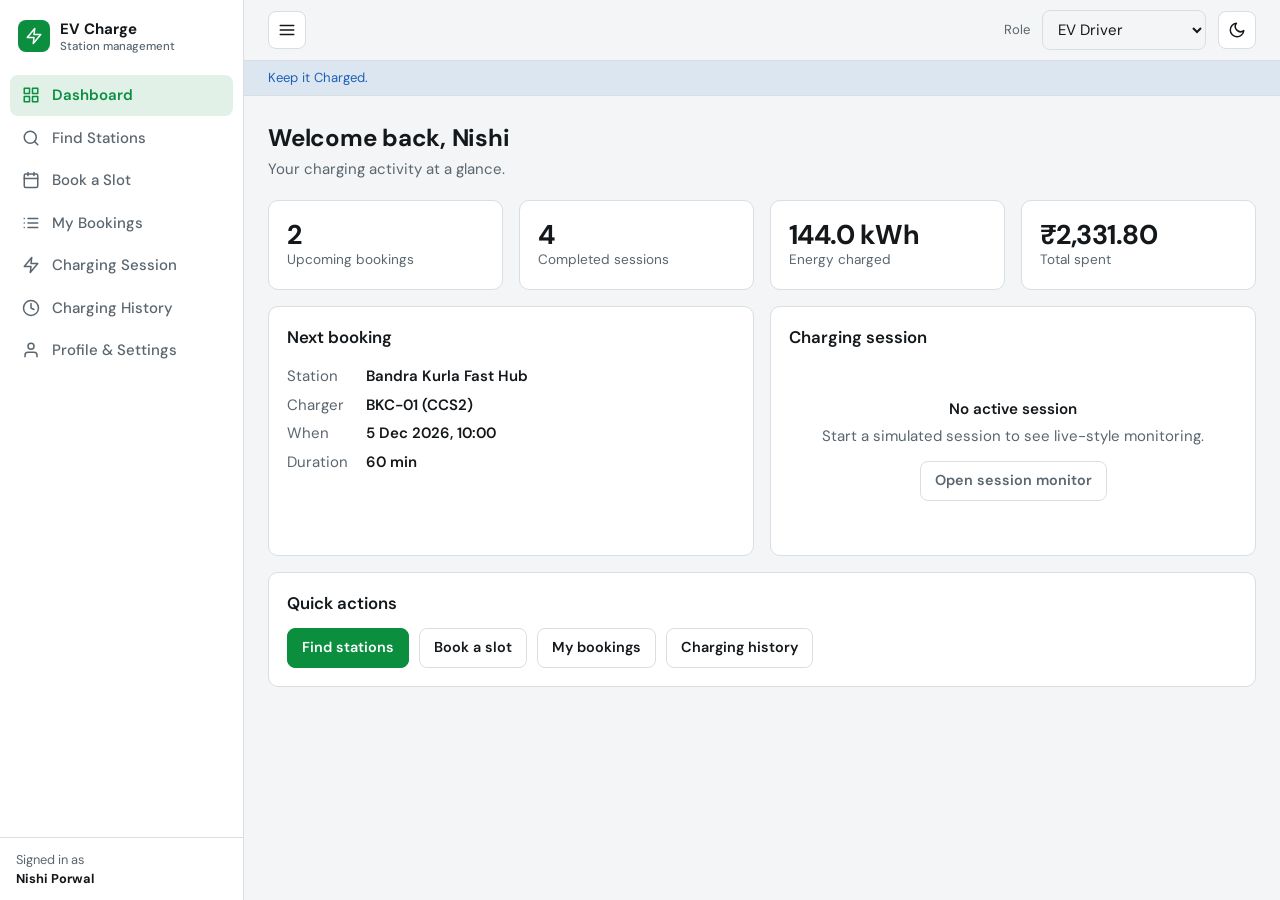
<file: index.html>
iw nat <!DOCTYPE html>
<html lang="en">
<head>
<meta charset="utf-8">
<title>EV Charge</title>
<script>
try{var s=JSON.parse(sessionStorage.getItem("ev-demo-state-v1")||"null");var r=s&&s.role?s.role:"user";
location.replace({user:"dashboard.html",operator:"operator-dashboard.html",admin:"admin-dashboard.html"}[r]||"dashboard.html");}
catch(e){location.replace("dashboard.html");}
</script>
</head>
<body><a href="dashboard.html">Open the app</a></body>
</html>
</file>
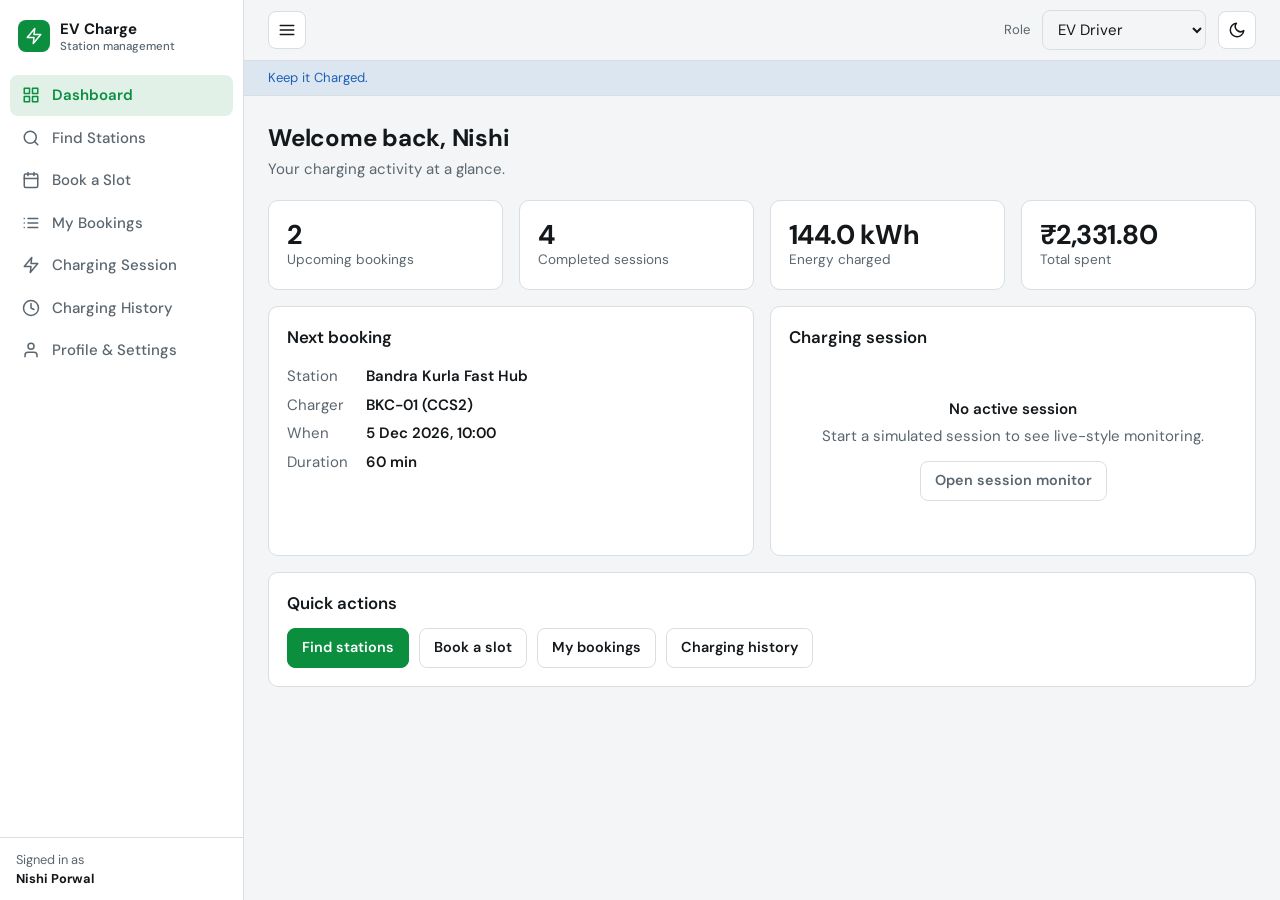
<file: admin-dashboard.html>
<!DOCTYPE html>
<html lang="en">
<head>
<meta charset="utf-8">
<meta name="viewport" content="width=device-width, initial-scale=1, viewport-fit=cover">
<title>Admin Dashboard | EV Charge</title>
<link rel="preconnect" href="https://fonts.googleapis.com">
<link rel="preconnect" href="https://fonts.gstatic.com" crossorigin>
<link href="https://fonts.googleapis.com/css2?family=DM+Sans:wght@400;500;600;700&display=swap" rel="stylesheet">
<link rel="stylesheet" href="base.css">
<link rel="stylesheet" href="layout.css">
<link rel="stylesheet" href="components.css">
<script>try{var t=localStorage.getItem("ev-theme");if(t&&t!=="auto")document.documentElement.setAttribute("data-theme",t)}catch(e){}</script>
</head>
<body data-roles="admin" data-nav="admin-dashboard.html">
<div class="app">
  <aside class="sidebar" id="sidebar" aria-label="Main navigation">
    <div class="brand"><span class="logo"><svg class="icon" viewBox="0 0 24 24"><path d="M13 2L3 14h9l-1 8 10-12h-9z"/></svg></span><span>EV Charge<small>Station management</small></span></div>
    <nav class="nav" id="nav"></nav>
    <div class="side-foot" id="sideFoot"></div>
  </aside>
  <div class="scrim" id="scrim"></div>
  <div class="main">
    <header class="topbar">
      <button class="btn icon-btn menu-btn" id="menuBtn" aria-label="Open navigation"></button>
      <div class="spacer"></div>
      <label class="row role-lbl muted" for="roleSel" style="font-size:.82rem">Role</label>
      <select class="input ctl" id="roleSel" style="width:auto;min-width:130px" aria-label="Demo role">
        <option value="user">EV Driver</option><option value="operator">Station Operator</option><option value="admin">Admin</option>
      </select>
      <button class="btn icon-btn" id="themeBtn" aria-label="Toggle dark and light mode"></button>
    </header>
    <div class="demo-banner">Keep it Charged.</div>
    <main class="content" id="view"></main>
  </div>
</div>
<div class="toast-wrap" id="toasts" aria-live="polite"></div>
<dialog id="dlg"></dialog>
<script src="common.js"></script>
<script src="admin-dashboard.js"></script>
</body>
</html>
</file>
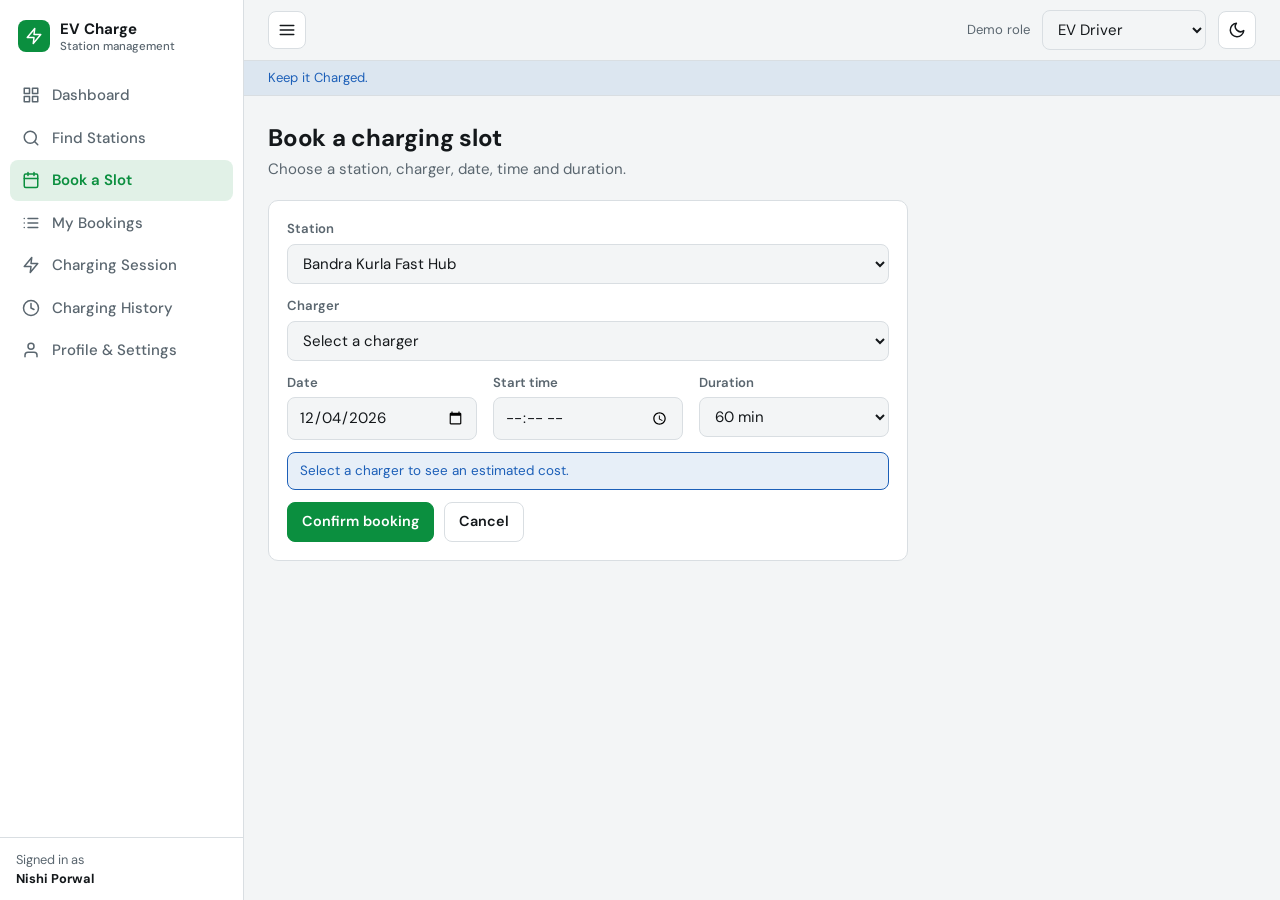
<file: book.html>
<!DOCTYPE html>
<html lang="en">
<head>
<meta charset="utf-8">
<meta name="viewport" content="width=device-width, initial-scale=1, viewport-fit=cover">
<title>Book a Slot | EV Charge</title>
<link rel="preconnect" href="https://fonts.googleapis.com">
<link rel="preconnect" href="https://fonts.gstatic.com" crossorigin>
<link href="https://fonts.googleapis.com/css2?family=DM+Sans:wght@400;500;600;700&display=swap" rel="stylesheet">
<link rel="stylesheet" href="base.css">
<link rel="stylesheet" href="layout.css">
<link rel="stylesheet" href="components.css">
<script>try{var t=localStorage.getItem("ev-theme");if(t&&t!=="auto")document.documentElement.setAttribute("data-theme",t)}catch(e){}</script>
</head>
<body data-roles="user" data-nav="book.html">
<div class="app">
  <aside class="sidebar" id="sidebar" aria-label="Main navigation">
    <div class="brand"><span class="logo"><svg class="icon" viewBox="0 0 24 24"><path d="M13 2L3 14h9l-1 8 10-12h-9z"/></svg></span><span>EV Charge<small>Station management</small></span></div>
    <nav class="nav" id="nav"></nav>
    <div class="side-foot" id="sideFoot"></div>
  </aside>
  <div class="scrim" id="scrim"></div>
  <div class="main">
    <header class="topbar">
      <button class="btn icon-btn menu-btn" id="menuBtn" aria-label="Open navigation"></button>
      <div class="spacer"></div>
      <label class="row role-lbl muted" for="roleSel" style="font-size:.82rem">Demo role</label>
      <select class="input ctl" id="roleSel" style="width:auto;min-width:130px" aria-label="Role">
        <option value="user">EV Driver</option><option value="operator">Station Operator</option><option value="admin">Admin</option>
      </select>
      <button class="btn icon-btn" id="themeBtn" aria-label="Toggle dark and light mode"></button>
    </header>
    <div class="demo-banner">Keep it Charged.</div>
    <main class="content" id="view"></main>
  </div>
</div>
<div class="toast-wrap" id="toasts" aria-live="polite"></div>
<dialog id="dlg"></dialog>
<script src="common.js"></script>
<script src="book.js"></script>
</body>
</html>
</file>
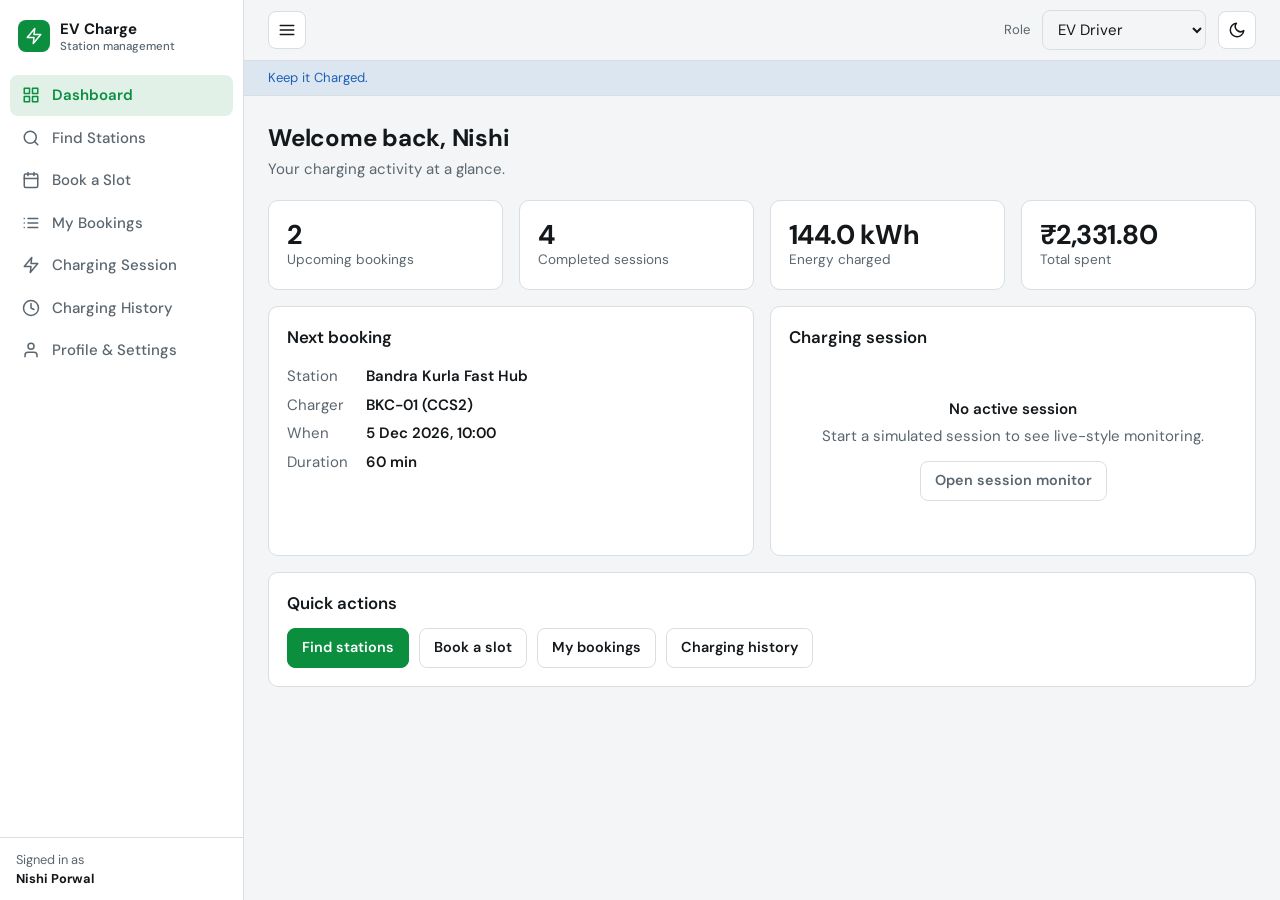
<file: dashboard.html>
<!DOCTYPE html>
<html lang="en">
<head>
<meta charset="utf-8">
<meta name="viewport" content="width=device-width, initial-scale=1, viewport-fit=cover">
<title>Dashboard | EV Charge</title>
<link rel="preconnect" href="https://fonts.googleapis.com">
<link rel="preconnect" href="https://fonts.gstatic.com" crossorigin>
<link href="https://fonts.googleapis.com/css2?family=DM+Sans:wght@400;500;600;700&display=swap" rel="stylesheet">
<link rel="stylesheet" href="base.css">
<link rel="stylesheet" href="layout.css">
<link rel="stylesheet" href="components.css">
<script>try{var t=localStorage.getItem("ev-theme");if(t&&t!=="auto")document.documentElement.setAttribute("data-theme",t)}catch(e){}</script>
</head>
<body data-roles="user" data-nav="dashboard.html">
<div class="app">
  <aside class="sidebar" id="sidebar" aria-label="Main navigation">
    <div class="brand"><span class="logo"><svg class="icon" viewBox="0 0 24 24"><path d="M13 2L3 14h9l-1 8 10-12h-9z"/></svg></span><span>EV Charge<small>Station management</small></span></div>
    <nav class="nav" id="nav"></nav>
    <div class="side-foot" id="sideFoot"></div>
  </aside>
  <div class="scrim" id="scrim"></div>
  <div class="main">
    <header class="topbar">
      <button class="btn icon-btn menu-btn" id="menuBtn" aria-label="Open navigation"></button>
      <div class="spacer"></div>
      <label class="row role-lbl muted" for="roleSel" style="font-size:.82rem">Role</label>
      <select class="input ctl" id="roleSel" style="width:auto;min-width:130px" aria-label="Demo role">
        <option value="user">EV Driver</option><option value="operator">Station Operator</option><option value="admin">Admin</option>
      </select>
      <button class="btn icon-btn" id="themeBtn" aria-label="Toggle dark and light mode"></button>
    </header>
    <div class="demo-banner">Keep it Charged.</div>
    <main class="content" id="view"></main>
  </div>
</div>
<div class="toast-wrap" id="toasts" aria-live="polite"></div>
<dialog id="dlg"></dialog>
<script src="common.js"></script>
<script src="dashboard.js"></script>
</body>
</html>
</file>
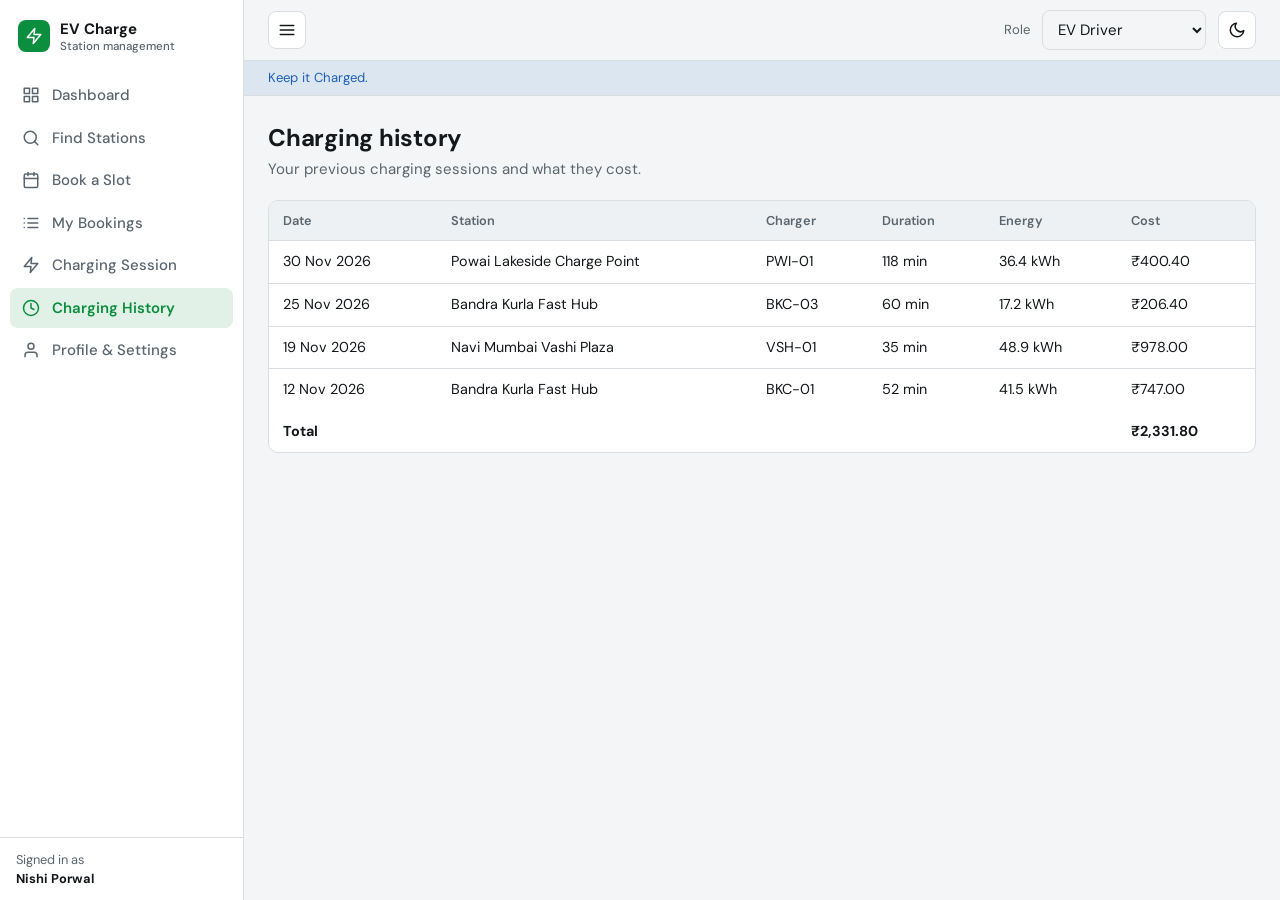
<file: history.html>
<!DOCTYPE html>
<html lang="en">
<head>
<meta charset="utf-8">
<meta name="viewport" content="width=device-width, initial-scale=1, viewport-fit=cover">
<title>Charging History | EV Charge</title>
<link rel="preconnect" href="https://fonts.googleapis.com">
<link rel="preconnect" href="https://fonts.gstatic.com" crossorigin>
<link href="https://fonts.googleapis.com/css2?family=DM+Sans:wght@400;500;600;700&display=swap" rel="stylesheet">
<link rel="stylesheet" href="base.css">
<link rel="stylesheet" href="layout.css">
<link rel="stylesheet" href="components.css">
<script>try{var t=localStorage.getItem("ev-theme");if(t&&t!=="auto")document.documentElement.setAttribute("data-theme",t)}catch(e){}</script>
</head>
<body data-roles="user" data-nav="history.html">
<div class="app">
  <aside class="sidebar" id="sidebar" aria-label="Main navigation">
    <div class="brand"><span class="logo"><svg class="icon" viewBox="0 0 24 24"><path d="M13 2L3 14h9l-1 8 10-12h-9z"/></svg></span><span>EV Charge<small>Station management</small></span></div>
    <nav class="nav" id="nav"></nav>
    <div class="side-foot" id="sideFoot"></div>
  </aside>
  <div class="scrim" id="scrim"></div>
  <div class="main">
    <header class="topbar">
      <button class="btn icon-btn menu-btn" id="menuBtn" aria-label="Open navigation"></button>
      <div class="spacer"></div>
      <label class="row role-lbl muted" for="roleSel" style="font-size:.82rem">Role</label>
      <select class="input ctl" id="roleSel" style="width:auto;min-width:130px" aria-label="Demo role">
        <option value="user">EV Driver</option><option value="operator">Station Operator</option><option value="admin">Admin</option>
      </select>
      <button class="btn icon-btn" id="themeBtn" aria-label="Toggle dark and light mode"></button>
    </header>
    <div class="demo-banner">Keep it Charged.</div>
    <main class="content" id="view"></main>
  </div>
</div>
<div class="toast-wrap" id="toasts" aria-live="polite"></div>
<dialog id="dlg"></dialog>
<script src="common.js"></script>
<script src="history.js"></script>
</body>
</html>
</file>
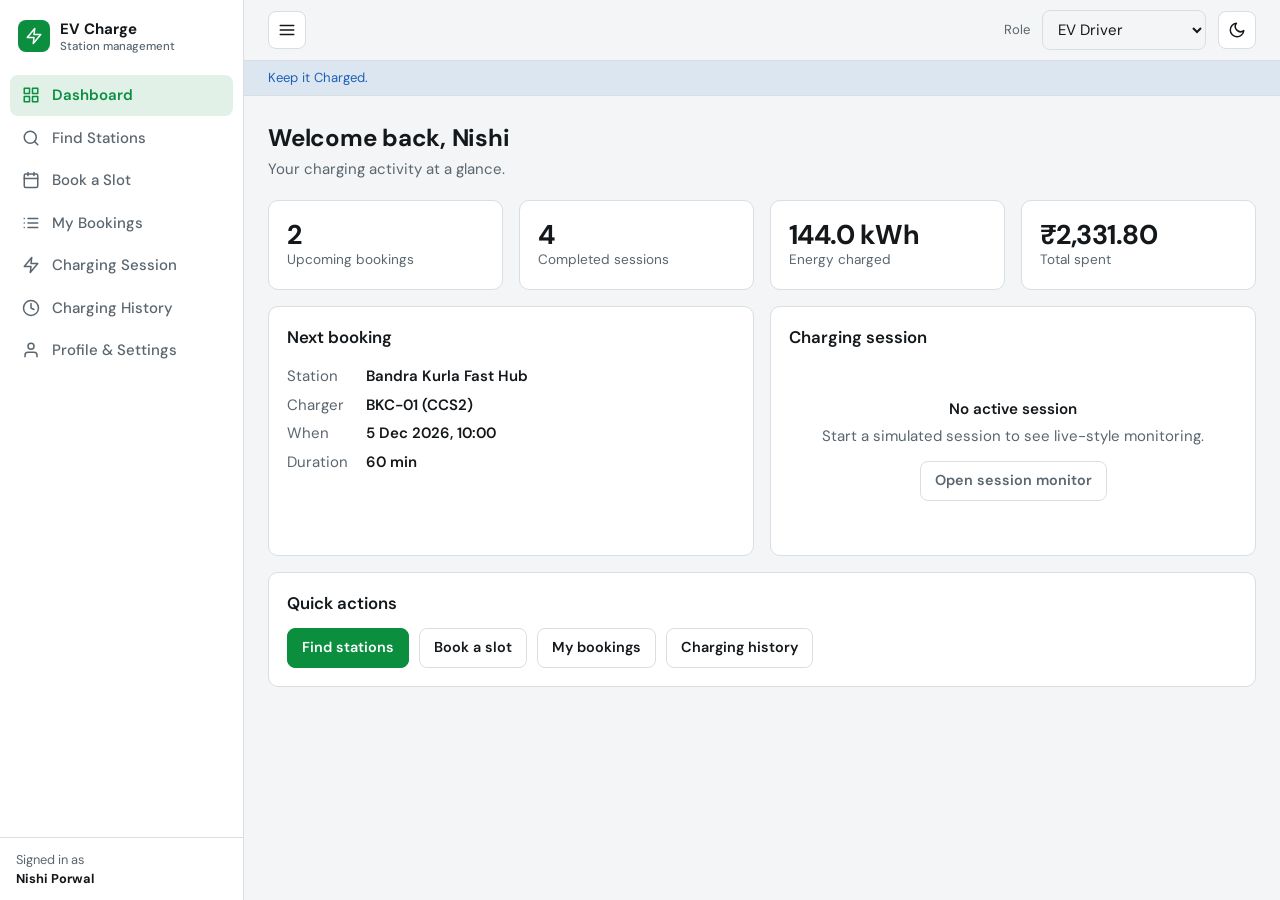
<file: manage.html>
<!DOCTYPE html>
<html lang="en">
<head>
<meta charset="utf-8">
<meta name="viewport" content="width=device-width, initial-scale=1, viewport-fit=cover">
<title>Stations &amp; Chargers | EV Charge</title>
<link rel="preconnect" href="https://fonts.googleapis.com">
<link rel="preconnect" href="https://fonts.gstatic.com" crossorigin>
<link href="https://fonts.googleapis.com/css2?family=DM+Sans:wght@400;500;600;700&display=swap" rel="stylesheet">
<link rel="stylesheet" href="base.css">
<link rel="stylesheet" href="layout.css">
<link rel="stylesheet" href="components.css">
<script>try{var t=localStorage.getItem("ev-theme");if(t&&t!=="auto")document.documentElement.setAttribute("data-theme",t)}catch(e){}</script>
</head>
<body data-roles="operator,admin" data-nav="manage.html">
<div class="app">
  <aside class="sidebar" id="sidebar" aria-label="Main navigation">
    <div class="brand"><span class="logo"><svg class="icon" viewBox="0 0 24 24"><path d="M13 2L3 14h9l-1 8 10-12h-9z"/></svg></span><span>EV Charge<small>Station management</small></span></div>
    <nav class="nav" id="nav"></nav>
    <div class="side-foot" id="sideFoot"></div>
  </aside>
  <div class="scrim" id="scrim"></div>
  <div class="main">
    <header class="topbar">
      <button class="btn icon-btn menu-btn" id="menuBtn" aria-label="Open navigation"></button>
      <div class="spacer"></div>
      <label class="row role-lbl muted" for="roleSel" style="font-size:.82rem">Role</label>
      <select class="input ctl" id="roleSel" style="width:auto;min-width:130px" aria-label="Demo role">
        <option value="user">EV Driver</option><option value="operator">Station Operator</option><option value="admin">Admin</option>
      </select>
      <button class="btn icon-btn" id="themeBtn" aria-label="Toggle dark and light mode"></button>
    </header>
    <div class="demo-banner">Keep it Charged.</div>
    <main class="content" id="view"></main>
  </div>
</div>
<div class="toast-wrap" id="toasts" aria-live="polite"></div>
<dialog id="dlg"></dialog>
<script src="common.js"></script>
<script src="manage.js"></script>
</body>
</html>
</file>
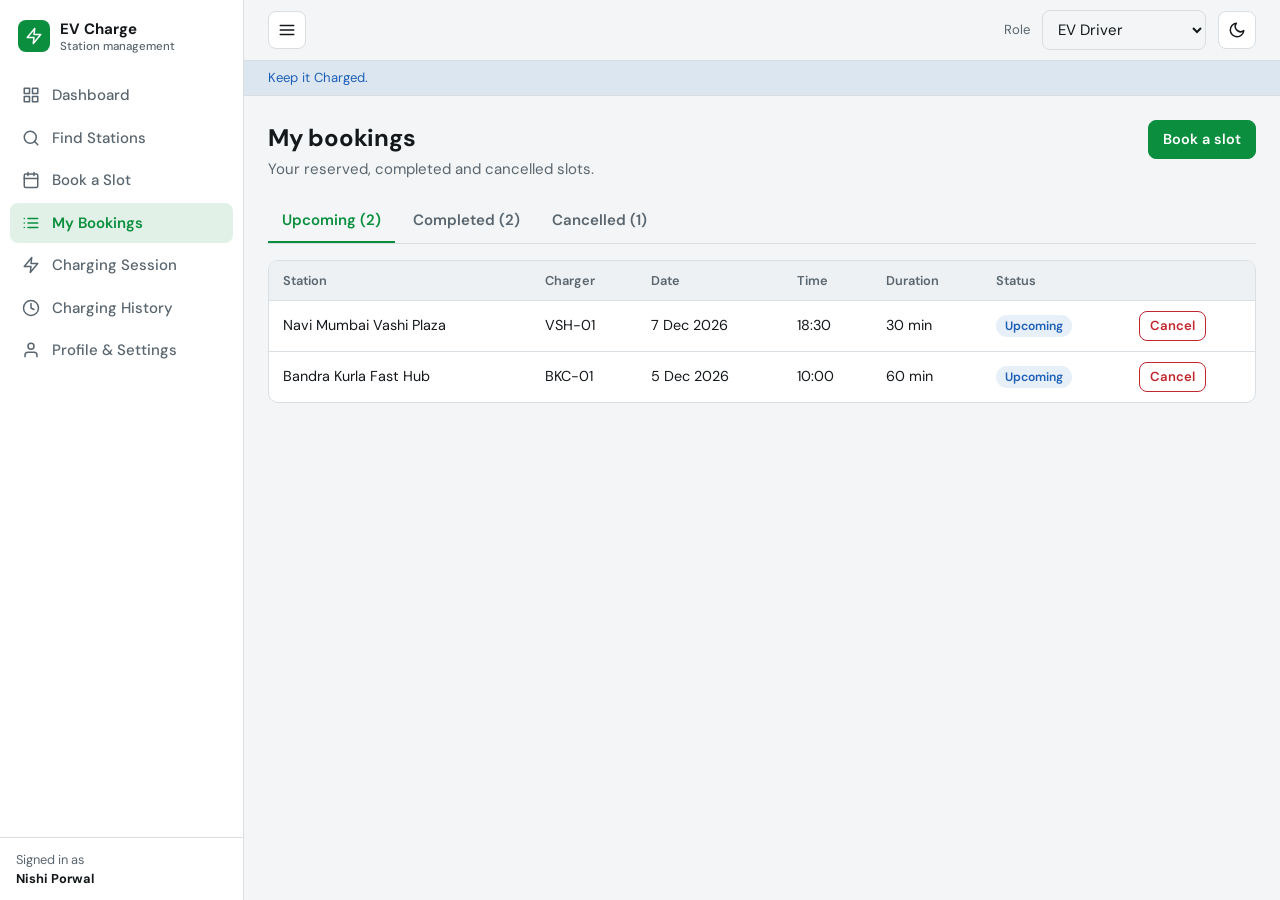
<file: my-bookings.html>
<!DOCTYPE html>
<html lang="en">
<head>
<meta charset="utf-8">
<meta name="viewport" content="width=device-width, initial-scale=1, viewport-fit=cover">
<title>My Bookings | EV Charge</title>
<link rel="preconnect" href="https://fonts.googleapis.com">
<link rel="preconnect" href="https://fonts.gstatic.com" crossorigin>
<link href="https://fonts.googleapis.com/css2?family=DM+Sans:wght@400;500;600;700&display=swap" rel="stylesheet">
<link rel="stylesheet" href="base.css">
<link rel="stylesheet" href="layout.css">
<link rel="stylesheet" href="components.css">
<script>try{var t=localStorage.getItem("ev-theme");if(t&&t!=="auto")document.documentElement.setAttribute("data-theme",t)}catch(e){}</script>
</head>
<body data-roles="user" data-nav="my-bookings.html">
<div class="app">
  <aside class="sidebar" id="sidebar" aria-label="Main navigation">
    <div class="brand"><span class="logo"><svg class="icon" viewBox="0 0 24 24"><path d="M13 2L3 14h9l-1 8 10-12h-9z"/></svg></span><span>EV Charge<small>Station management</small></span></div>
    <nav class="nav" id="nav"></nav>
    <div class="side-foot" id="sideFoot"></div>
  </aside>
  <div class="scrim" id="scrim"></div>
  <div class="main">
    <header class="topbar">
      <button class="btn icon-btn menu-btn" id="menuBtn" aria-label="Open navigation"></button>
      <div class="spacer"></div>
      <label class="row role-lbl muted" for="roleSel" style="font-size:.82rem">Role</label>
      <select class="input ctl" id="roleSel" style="width:auto;min-width:130px" aria-label="Demo role">
        <option value="user">EV Driver</option><option value="operator">Station Operator</option><option value="admin">Admin</option>
      </select>
      <button class="btn icon-btn" id="themeBtn" aria-label="Toggle dark and light mode"></button>
    </header>
    <div class="demo-banner">Keep it Charged.</div>
    <main class="content" id="view"></main>
  </div>
</div>
<div class="toast-wrap" id="toasts" aria-live="polite"></div>
<dialog id="dlg"></dialog>
<script src="common.js"></script>
<script src="my-bookings.js"></script>
</body>
</html>
</file>
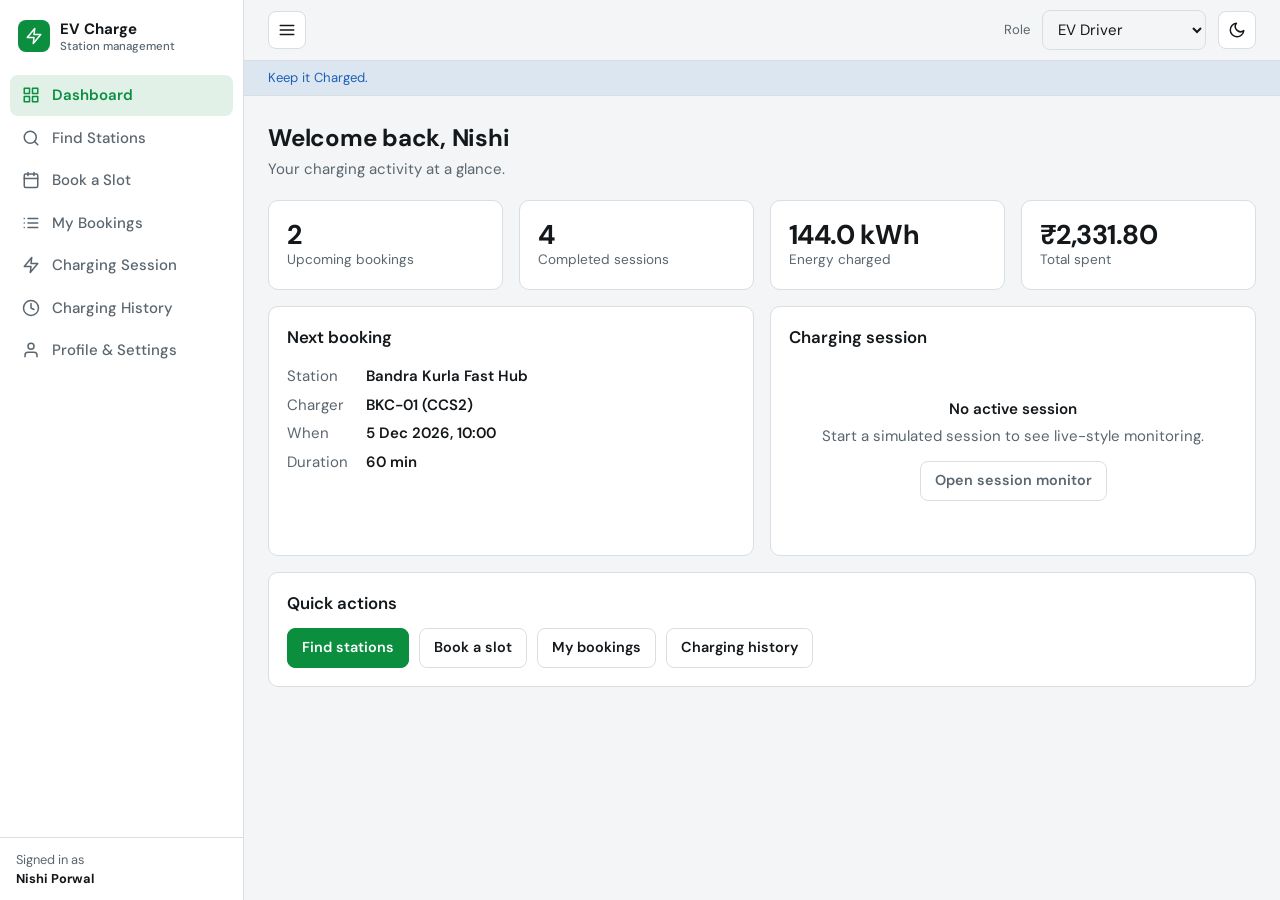
<file: operator-dashboard.html>
<!DOCTYPE html>
<html lang="en">
<head>
<meta charset="utf-8">
<meta name="viewport" content="width=device-width, initial-scale=1, viewport-fit=cover">
<title>Operator Dashboard | EV Charge</title>
<link rel="preconnect" href="https://fonts.googleapis.com">
<link rel="preconnect" href="https://fonts.gstatic.com" crossorigin>
<link href="https://fonts.googleapis.com/css2?family=DM+Sans:wght@400;500;600;700&display=swap" rel="stylesheet">
<link rel="stylesheet" href="base.css">
<link rel="stylesheet" href="layout.css">
<link rel="stylesheet" href="components.css">
<script>try{var t=localStorage.getItem("ev-theme");if(t&&t!=="auto")document.documentElement.setAttribute("data-theme",t)}catch(e){}</script>
</head>
<body data-roles="operator" data-nav="operator-dashboard.html">
<div class="app">
  <aside class="sidebar" id="sidebar" aria-label="Main navigation">
    <div class="brand"><span class="logo"><svg class="icon" viewBox="0 0 24 24"><path d="M13 2L3 14h9l-1 8 10-12h-9z"/></svg></span><span>EV Charge<small>Station management</small></span></div>
    <nav class="nav" id="nav"></nav>
    <div class="side-foot" id="sideFoot"></div>
  </aside>
  <div class="scrim" id="scrim"></div>
  <div class="main">
    <header class="topbar">
      <button class="btn icon-btn menu-btn" id="menuBtn" aria-label="Open navigation"></button>
      <div class="spacer"></div>
      <label class="row role-lbl muted" for="roleSel" style="font-size:.82rem">Role</label>
      <select class="input ctl" id="roleSel" style="width:auto;min-width:130px" aria-label="Demo role">
        <option value="user">EV Driver</option><option value="operator">Station Operator</option><option value="admin">Admin</option>
      </select>
      <button class="btn icon-btn" id="themeBtn" aria-label="Toggle dark and light mode"></button>
    </header>
    <div class="demo-banner">Keep it Charged.</div>
    <main class="content" id="view"></main>
  </div>
</div>
<div class="toast-wrap" id="toasts" aria-live="polite"></div>
<dialog id="dlg"></dialog>
<script src="common.js"></script>
<script src="operator-dashboard.js"></script>
</body>
</html>
</file>
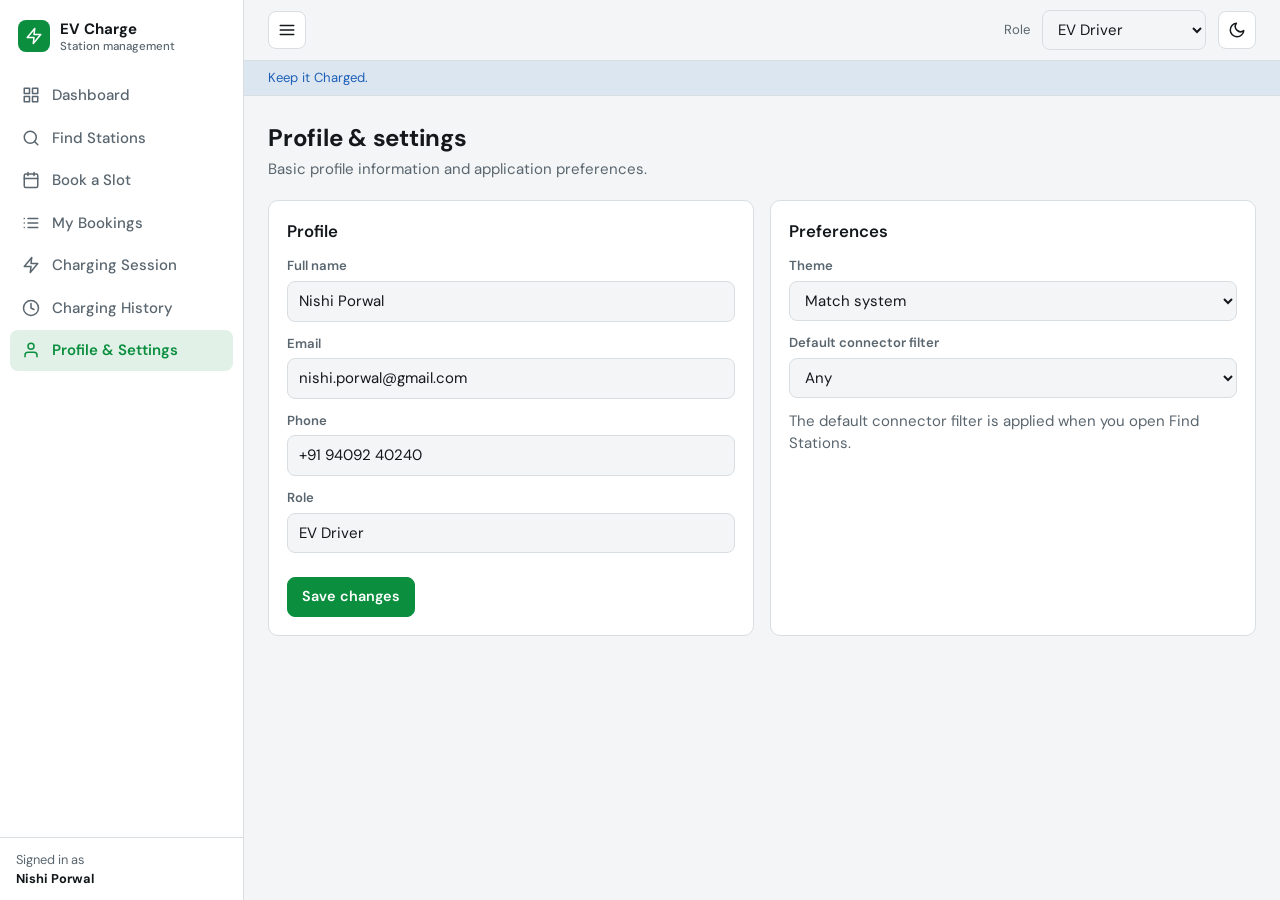
<file: profile.html>
<!DOCTYPE html>
<html lang="en">
<head>
<meta charset="utf-8">
<meta name="viewport" content="width=device-width, initial-scale=1, viewport-fit=cover">
<title>Profile &amp; Settings | EV Charge</title>
<link rel="preconnect" href="https://fonts.googleapis.com">
<link rel="preconnect" href="https://fonts.gstatic.com" crossorigin>
<link href="https://fonts.googleapis.com/css2?family=DM+Sans:wght@400;500;600;700&display=swap" rel="stylesheet">
<link rel="stylesheet" href="base.css">
<link rel="stylesheet" href="layout.css">
<link rel="stylesheet" href="components.css">
<script>try{var t=localStorage.getItem("ev-theme");if(t&&t!=="auto")document.documentElement.setAttribute("data-theme",t)}catch(e){}</script>
</head>
<body data-roles="user,operator,admin" data-nav="profile.html">
<div class="app">
  <aside class="sidebar" id="sidebar" aria-label="Main navigation">
    <div class="brand"><span class="logo"><svg class="icon" viewBox="0 0 24 24"><path d="M13 2L3 14h9l-1 8 10-12h-9z"/></svg></span><span>EV Charge<small>Station management</small></span></div>
    <nav class="nav" id="nav"></nav>
    <div class="side-foot" id="sideFoot"></div>
  </aside>
  <div class="scrim" id="scrim"></div>
  <div class="main">
    <header class="topbar">
      <button class="btn icon-btn menu-btn" id="menuBtn" aria-label="Open navigation"></button>
      <div class="spacer"></div>
      <label class="row role-lbl muted" for="roleSel" style="font-size:.82rem">Role</label>
      <select class="input ctl" id="roleSel" style="width:auto;min-width:130px" aria-label="Demo role">
        <option value="user">EV Driver</option><option value="operator">Station Operator</option><option value="admin">Admin</option>
      </select>
      <button class="btn icon-btn" id="themeBtn" aria-label="Toggle dark and light mode"></button>
    </header>
    <div class="demo-banner">Keep it Charged.</div>
    <main class="content" id="view"></main>
  </div>
</div>
<div class="toast-wrap" id="toasts" aria-live="polite"></div>
<dialog id="dlg"></dialog>
<script src="common.js"></script>
<script src="profile.js"></script>
</body>
</html>
</file>
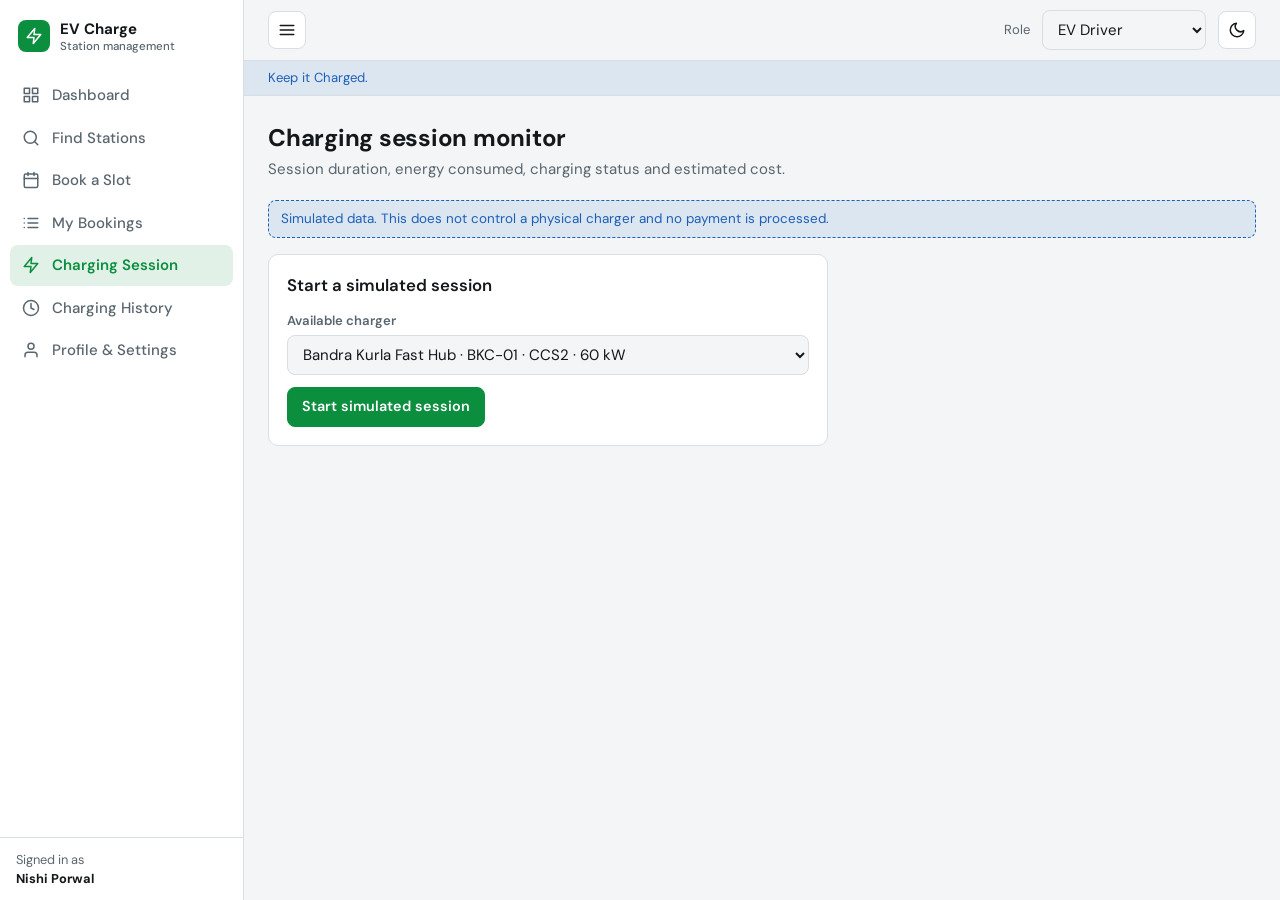
<file: session.html>
<!DOCTYPE html>
<html lang="en">
<head>
<meta charset="utf-8">
<meta name="viewport" content="width=device-width, initial-scale=1, viewport-fit=cover">
<title>Charging Session | EV Charge</title>
<link rel="preconnect" href="https://fonts.googleapis.com">
<link rel="preconnect" href="https://fonts.gstatic.com" crossorigin>
<link href="https://fonts.googleapis.com/css2?family=DM+Sans:wght@400;500;600;700&display=swap" rel="stylesheet">
<link rel="stylesheet" href="base.css">
<link rel="stylesheet" href="layout.css">
<link rel="stylesheet" href="components.css">
<script>try{var t=localStorage.getItem("ev-theme");if(t&&t!=="auto")document.documentElement.setAttribute("data-theme",t)}catch(e){}</script>
</head>
<body data-roles="user" data-nav="session.html">
<div class="app">
  <aside class="sidebar" id="sidebar" aria-label="Main navigation">
    <div class="brand"><span class="logo"><svg class="icon" viewBox="0 0 24 24"><path d="M13 2L3 14h9l-1 8 10-12h-9z"/></svg></span><span>EV Charge<small>Station management</small></span></div>
    <nav class="nav" id="nav"></nav>
    <div class="side-foot" id="sideFoot"></div>
  </aside>
  <div class="scrim" id="scrim"></div>
  <div class="main">
    <header class="topbar">
      <button class="btn icon-btn menu-btn" id="menuBtn" aria-label="Open navigation"></button>
      <div class="spacer"></div>
      <label class="row role-lbl muted" for="roleSel" style="font-size:.82rem">Role</label>
      <select class="input ctl" id="roleSel" style="width:auto;min-width:130px" aria-label="Demo role">
        <option value="user">EV Driver</option><option value="operator">Station Operator</option><option value="admin">Admin</option>
      </select>
      <button class="btn icon-btn" id="themeBtn" aria-label="Toggle dark and light mode"></button>
    </header>
    <div class="demo-banner">Keep it Charged.</div>
    <main class="content" id="view"></main>
  </div>
</div>
<div class="toast-wrap" id="toasts" aria-live="polite"></div>
<dialog id="dlg"></dialog>
<script src="common.js"></script>
<script src="session.js"></script>
</body>
</html>
</file>
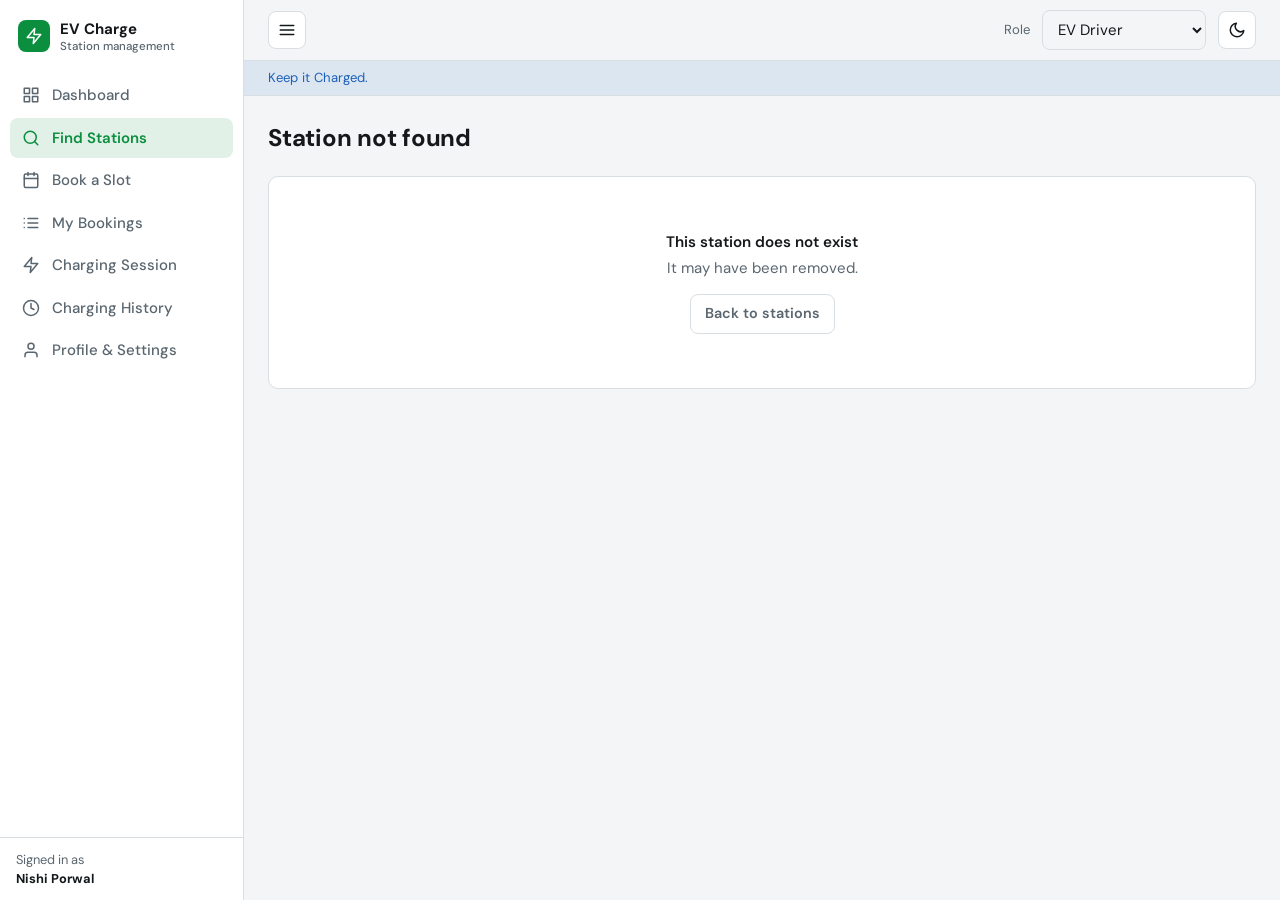
<file: station-details.html>
<!DOCTYPE html>
<html lang="en">
<head>
<meta charset="utf-8">
<meta name="viewport" content="width=device-width, initial-scale=1, viewport-fit=cover">
<title>Station Details | EV Charge</title>
<link rel="preconnect" href="https://fonts.googleapis.com">
<link rel="preconnect" href="https://fonts.gstatic.com" crossorigin>
<link href="https://fonts.googleapis.com/css2?family=DM+Sans:wght@400;500;600;700&display=swap" rel="stylesheet">
<link rel="stylesheet" href="base.css">
<link rel="stylesheet" href="layout.css">
<link rel="stylesheet" href="components.css">
<script>try{var t=localStorage.getItem("ev-theme");if(t&&t!=="auto")document.documentElement.setAttribute("data-theme",t)}catch(e){}</script>
</head>
<body data-roles="user" data-nav="stations.html">
<div class="app">
  <aside class="sidebar" id="sidebar" aria-label="Main navigation">
    <div class="brand"><span class="logo"><svg class="icon" viewBox="0 0 24 24"><path d="M13 2L3 14h9l-1 8 10-12h-9z"/></svg></span><span>EV Charge<small>Station management</small></span></div>
    <nav class="nav" id="nav"></nav>
    <div class="side-foot" id="sideFoot"></div>
  </aside>
  <div class="scrim" id="scrim"></div>
  <div class="main">
    <header class="topbar">
      <button class="btn icon-btn menu-btn" id="menuBtn" aria-label="Open navigation"></button>
      <div class="spacer"></div>
      <label class="row role-lbl muted" for="roleSel" style="font-size:.82rem">Role</label>
      <select class="input ctl" id="roleSel" style="width:auto;min-width:130px" aria-label="Demo role">
        <option value="user">EV Driver</option><option value="operator">Station Operator</option><option value="admin">Admin</option>
      </select>
      <button class="btn icon-btn" id="themeBtn" aria-label="Toggle dark and light mode"></button>
    </header>
    <div class="demo-banner">Keep it Charged.</div>
    <main class="content" id="view"></main>
  </div>
</div>
<div class="toast-wrap" id="toasts" aria-live="polite"></div>
<dialog id="dlg"></dialog>
<script src="common.js"></script>
<script src="station-details.js"></script>
</body>
</html>
</file>
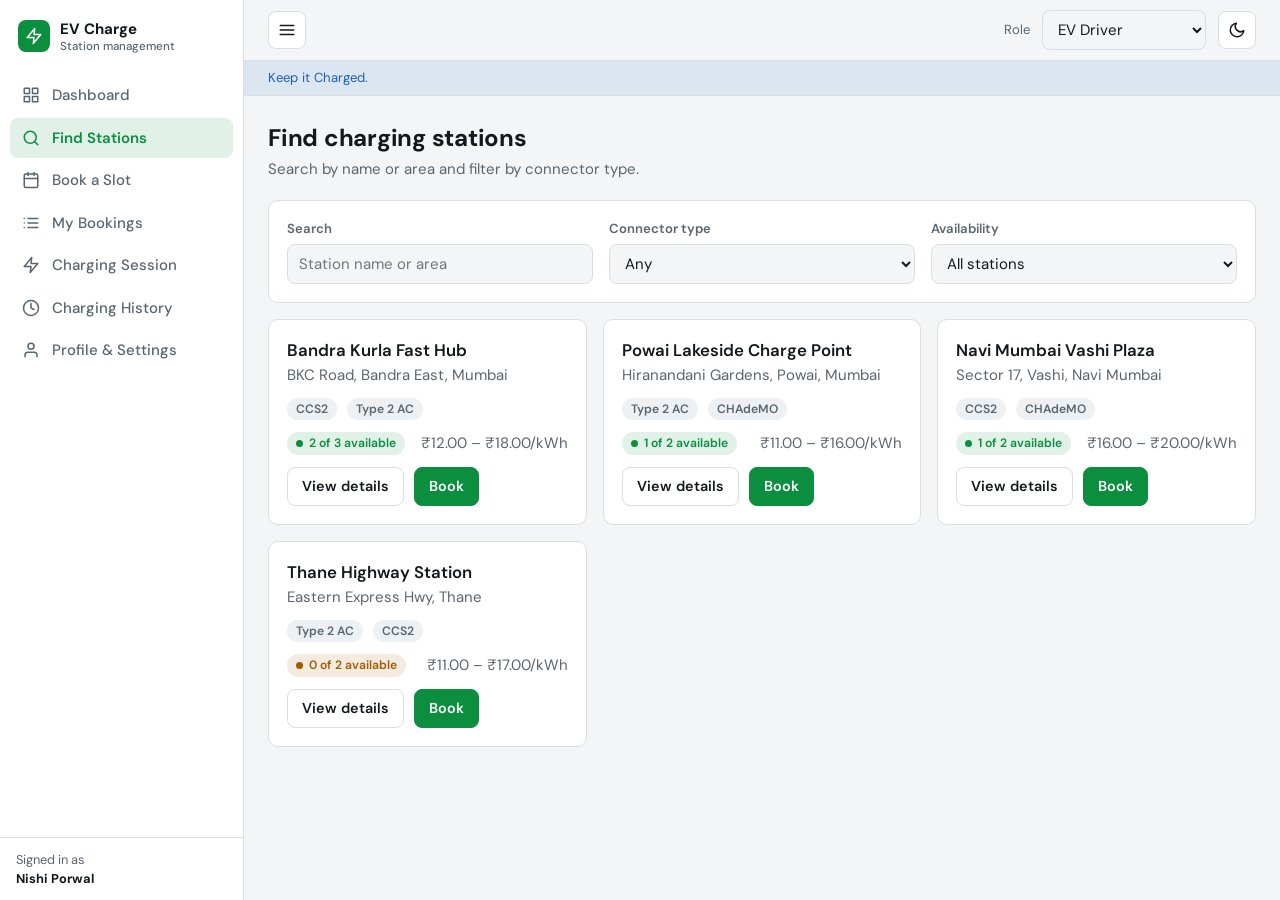
<file: stations.html>
<!DOCTYPE html>
<html lang="en">
<head>
<meta charset="utf-8">
<meta name="viewport" content="width=device-width, initial-scale=1, viewport-fit=cover">
<title>Find Stations | EV Charge</title>
<link rel="preconnect" href="https://fonts.googleapis.com">
<link rel="preconnect" href="https://fonts.gstatic.com" crossorigin>
<link href="https://fonts.googleapis.com/css2?family=DM+Sans:wght@400;500;600;700&display=swap" rel="stylesheet">
<link rel="stylesheet" href="base.css">
<link rel="stylesheet" href="layout.css">
<link rel="stylesheet" href="components.css">
<script>try{var t=localStorage.getItem("ev-theme");if(t&&t!=="auto")document.documentElement.setAttribute("data-theme",t)}catch(e){}</script>
</head>
<body data-roles="user" data-nav="stations.html">
<div class="app">
  <aside class="sidebar" id="sidebar" aria-label="Main navigation">
    <div class="brand"><span class="logo"><svg class="icon" viewBox="0 0 24 24"><path d="M13 2L3 14h9l-1 8 10-12h-9z"/></svg></span><span>EV Charge<small>Station management</small></span></div>
    <nav class="nav" id="nav"></nav>
    <div class="side-foot" id="sideFoot"></div>
  </aside>
  <div class="scrim" id="scrim"></div>
  <div class="main">
    <header class="topbar">
      <button class="btn icon-btn menu-btn" id="menuBtn" aria-label="Open navigation"></button>
      <div class="spacer"></div>
      <label class="row role-lbl muted" for="roleSel" style="font-size:.82rem">Role</label>
      <select class="input ctl" id="roleSel" style="width:auto;min-width:130px" aria-label="Demo role">
        <option value="user">EV Driver</option><option value="operator">Station Operator</option><option value="admin">Admin</option>
      </select>
      <button class="btn icon-btn" id="themeBtn" aria-label="Toggle dark and light mode"></button>
    </header>
    <div class="demo-banner">Keep it Charged.</div>
    <main class="content" id="view"></main>
  </div>
</div>
<div class="toast-wrap" id="toasts" aria-live="polite"></div>
<dialog id="dlg"></dialog>
<script src="common.js"></script>
<script src="stations.js"></script>
</body>
</html>
</file>
<file: base.css>
/* base.css - theme variables, reset, typography */
:root{
  --bg:#f3f5f6;--surface:#ffffff;--surface-2:#eef1f3;--border:#d9dee2;
  --text:#14181b;--muted:#5a666f;--accent:#0b8f3f;--accent-soft:rgba(11,143,63,.12);--on-accent:#ffffff;
  --warn:#a15c00;--warn-soft:rgba(161,92,0,.12);--danger:#c0262d;--danger-soft:rgba(192,38,45,.1);--info:#1c5fb8;--info-soft:rgba(28,95,184,.1);
  --radius:10px;--sidebar-w:244px;
  box-sizing:border-box;padding-top:env(safe-area-inset-top,0px);padding-bottom:env(safe-area-inset-bottom,0px);
}
@media (prefers-color-scheme:dark){
  :root:not([data-theme="light"]){
    --bg:#121416;--surface:#1a1d21;--surface-2:#22262b;--border:#2d3238;
    --text:#e9edf0;--muted:#99a4ad;--accent:#2be07a;--accent-soft:rgba(43,224,122,.13);--on-accent:#06210f;
    --warn:#f0b04a;--warn-soft:rgba(240,176,74,.13);--danger:#ff6b70;--danger-soft:rgba(255,107,112,.13);--info:#6fb0ff;--info-soft:rgba(111,176,255,.13);
  }
}
:root[data-theme="dark"]{
  --bg:#121416;--surface:#1a1d21;--surface-2:#22262b;--border:#2d3238;
  --text:#e9edf0;--muted:#99a4ad;--accent:#2be07a;--accent-soft:rgba(43,224,122,.13);--on-accent:#06210f;
  --warn:#f0b04a;--warn-soft:rgba(240,176,74,.13);--danger:#ff6b70;--danger-soft:rgba(255,107,112,.13);--info:#6fb0ff;--info-soft:rgba(111,176,255,.13);
}
*,*::before,*::after{box-sizing:border-box}
html{height:100%;scroll-padding-top:env(safe-area-inset-top,0px)}
body{margin:0;min-height:100%;background:var(--bg);color:var(--text);font-family:"DM Sans",system-ui,-apple-system,"Segoe UI",Roboto,sans-serif;font-size:15px;line-height:1.5}
h1,h2,h3,p{margin:0}
h1{font-size:1.5rem;font-weight:700;letter-spacing:-.01em}
h2{font-size:1.05rem;font-weight:600}
h3{font-size:.95rem;font-weight:600}
a{color:inherit;text-decoration:none}
button,input,select{font:inherit;color:inherit}
:focus-visible{outline:2px solid var(--accent);outline-offset:2px}
.icon{width:18px;height:18px;fill:none;stroke:currentColor;stroke-width:2;stroke-linecap:round;stroke-linejoin:round;flex:none}

@media (prefers-reduced-motion:reduce){*{animation:none!important;transition:none!important}}
</file>
<file: layout.css>
/* layout.css - sidebar, top bar, page container */
/* layout */
.app{display:flex;min-height:100vh}
.sidebar{width:var(--sidebar-w);background:var(--surface);border-right:1px solid var(--border);display:flex;flex-direction:column;position:fixed;inset:0 auto 0 0;z-index:30;transition:transform .2s ease;padding-top:env(safe-area-inset-top,0px)}
.brand{display:flex;align-items:center;gap:10px;padding:18px 18px 14px;font-weight:700}
.brand .logo{width:32px;height:32px;border-radius:8px;background:var(--accent);color:var(--on-accent);display:grid;place-items:center}
.brand small{display:block;font-weight:500;color:var(--muted);font-size:.72rem;line-height:1.1}
.nav{padding:8px 10px;display:flex;flex-direction:column;gap:2px;overflow-y:auto;flex:1}
.nav a{display:flex;align-items:center;gap:12px;padding:9px 12px;border-radius:8px;color:var(--muted);font-weight:500}
.nav a:hover{background:var(--surface-2);color:var(--text)}
.nav a.active{background:var(--accent-soft);color:var(--accent);font-weight:600}
.side-foot{padding:12px 16px;border-top:1px solid var(--border);font-size:.8rem;color:var(--muted)}
.main{flex:1;margin-left:var(--sidebar-w);min-width:0;display:flex;flex-direction:column}
.topbar{position:sticky;top:0;z-index:20;background:var(--bg);border-bottom:1px solid var(--border);display:flex;align-items:center;gap:12px;padding:10px 24px;padding-top:calc(10px + env(safe-area-inset-top,0px))}
.topbar .spacer{flex:1}
.menu-btn{display:none}
.content{padding:24px;max-width:1180px;width:100%;margin:0 auto}
.scrim{display:none}
.demo-banner{background:var(--info-soft);color:var(--info);padding:7px 24px;font-size:.82rem;border-bottom:1px solid var(--border)}

@media (max-width:860px){
  .sidebar{transform:translateX(-100%)}
  .sidebar.open{transform:none;box-shadow:0 0 40px rgba(0,0,0,.5)}
  .scrim.show{display:block;position:fixed;inset:0;background:rgba(0,0,0,.5);z-index:25}
  .main{margin-left:0}
  .menu-btn{display:inline-flex}
  .content{padding:16px}
  .topbar,.demo-banner{padding-left:16px;padding-right:16px}
}
@media (max-width:620px){.role-lbl{display:none}}
</file>
<file: components.css>
/* components.css - buttons, forms, cards, tables, badges, dialogs */
/* controls */
.btn{display:inline-flex;align-items:center;justify-content:center;gap:8px;border:1px solid var(--border);background:var(--surface);padding:8px 14px;border-radius:8px;cursor:pointer;font-weight:600;font-size:.9rem;min-height:38px}
.btn:hover{background:var(--surface-2)}
.btn.primary{background:var(--accent);color:var(--on-accent);border-color:var(--accent)}
.btn.primary:hover{filter:brightness(1.07)}
.btn.danger{color:var(--danger);border-color:var(--danger)}
.btn.danger:hover{background:var(--danger-soft)}
.btn.sm{padding:4px 10px;min-height:30px;font-size:.82rem}
.btn[disabled]{opacity:.5;cursor:not-allowed}
.icon-btn{width:38px;padding:0}
.field{display:flex;flex-direction:column;gap:5px;min-width:0}
.field label{font-size:.82rem;font-weight:600;color:var(--muted)}
.input,select.input{background:var(--bg);border:1px solid var(--border);border-radius:8px;padding:8px 11px;min-height:38px;width:100%}
.input:focus{border-color:var(--accent)}
.err{color:var(--danger);font-size:.8rem}
.input.invalid{border-color:var(--danger)}
.grid{display:grid;gap:16px}
.g2{grid-template-columns:repeat(2,minmax(0,1fr))}
.g3{grid-template-columns:repeat(3,minmax(0,1fr))}
.g4{grid-template-columns:repeat(4,minmax(0,1fr))}
.gauto{grid-template-columns:repeat(auto-fill,minmax(290px,1fr))}
.card{background:var(--surface);border:1px solid var(--border);border-radius:var(--radius);padding:18px}
.card-head{display:flex;align-items:center;justify-content:space-between;gap:10px;margin-bottom:12px;flex-wrap:wrap}
.page-head{display:flex;align-items:flex-start;justify-content:space-between;gap:12px;margin-bottom:20px;flex-wrap:wrap}
.page-head p{color:var(--muted);margin-top:2px}
.stat .num{font-size:1.7rem;font-weight:700;letter-spacing:-.02em;line-height:1.15}
.stat .lbl{color:var(--muted);font-size:.85rem}
.muted{color:var(--muted)}
.row{display:flex;align-items:center;gap:10px;flex-wrap:wrap}
.row.between{justify-content:space-between}
.stack{display:flex;flex-direction:column;gap:12px}
.badge{display:inline-flex;align-items:center;gap:6px;padding:2px 9px;border-radius:99px;font-size:.76rem;font-weight:600;background:var(--surface-2);color:var(--muted);white-space:nowrap}
.badge.ok{background:var(--accent-soft);color:var(--accent)}
.badge.warn{background:var(--warn-soft);color:var(--warn)}
.badge.bad{background:var(--danger-soft);color:var(--danger)}
.badge.info{background:var(--info-soft);color:var(--info)}
.dot{width:7px;height:7px;border-radius:50%;background:currentColor}
.tabs{display:flex;gap:4px;border-bottom:1px solid var(--border);margin-bottom:16px;overflow-x:auto}
.tab{background:none;border:0;padding:9px 14px;cursor:pointer;color:var(--muted);font-weight:600;border-bottom:2px solid transparent;white-space:nowrap}
.tab.active{color:var(--accent);border-bottom-color:var(--accent)}
.tbl-wrap{overflow-x:auto;border:1px solid var(--border);border-radius:var(--radius);background:var(--surface)}
table{width:100%;border-collapse:collapse;font-size:.9rem}
th,td{text-align:left;padding:10px 14px;border-bottom:1px solid var(--border);white-space:nowrap}
th{color:var(--muted);font-weight:600;font-size:.8rem;background:var(--surface-2)}
tr:last-child td{border-bottom:0}
.empty{text-align:center;padding:36px 16px;color:var(--muted)}
.empty h3{color:var(--text);margin-bottom:4px}
.meter{height:8px;background:var(--surface-2);border-radius:99px;overflow:hidden}
.meter>span{display:block;height:100%;background:var(--accent)}
.kv{display:grid;grid-template-columns:auto 1fr;gap:6px 18px}
.kv dt{color:var(--muted)}.kv dd{margin:0;font-weight:600}
.list-item{display:flex;align-items:center;justify-content:space-between;gap:10px;padding:10px 0;border-bottom:1px solid var(--border);flex-wrap:wrap}
.list-item:last-child{border-bottom:0}
.toggle{display:inline-flex;align-items:center;gap:8px}
.toast-wrap{position:fixed;right:16px;bottom:calc(16px + env(safe-area-inset-bottom,0px));display:flex;flex-direction:column;gap:8px;z-index:60}
.toast{background:var(--surface);border:1px solid var(--border);border-left:4px solid var(--accent);padding:10px 14px;border-radius:8px;box-shadow:0 6px 20px rgba(0,0,0,.25);max-width:320px;animation:pop .18s ease}
.toast.bad{border-left-color:var(--danger)}
@keyframes pop{from{opacity:0;transform:translateY(6px)}to{opacity:1;transform:none}}
dialog{background:var(--surface);color:var(--text);border:1px solid var(--border);border-radius:var(--radius);padding:22px;width:min(460px,calc(100vw - 28px))}
dialog::backdrop{background:rgba(0,0,0,.55)}
.sim-box{border:1px dashed var(--info);background:var(--info-soft);color:var(--info);padding:8px 12px;border-radius:8px;font-size:.84rem}
.big-timer{font-size:2.4rem;font-weight:700;letter-spacing:-.02em;font-variant-numeric:tabular-nums}
.ctl select.input{min-width:150px}

@media (max-width:1000px){.g4{grid-template-columns:repeat(2,minmax(0,1fr))}.g3{grid-template-columns:repeat(2,minmax(0,1fr))}}
@media (max-width:620px){.g2,.g3,.g4{grid-template-columns:1fr}}
</file>
